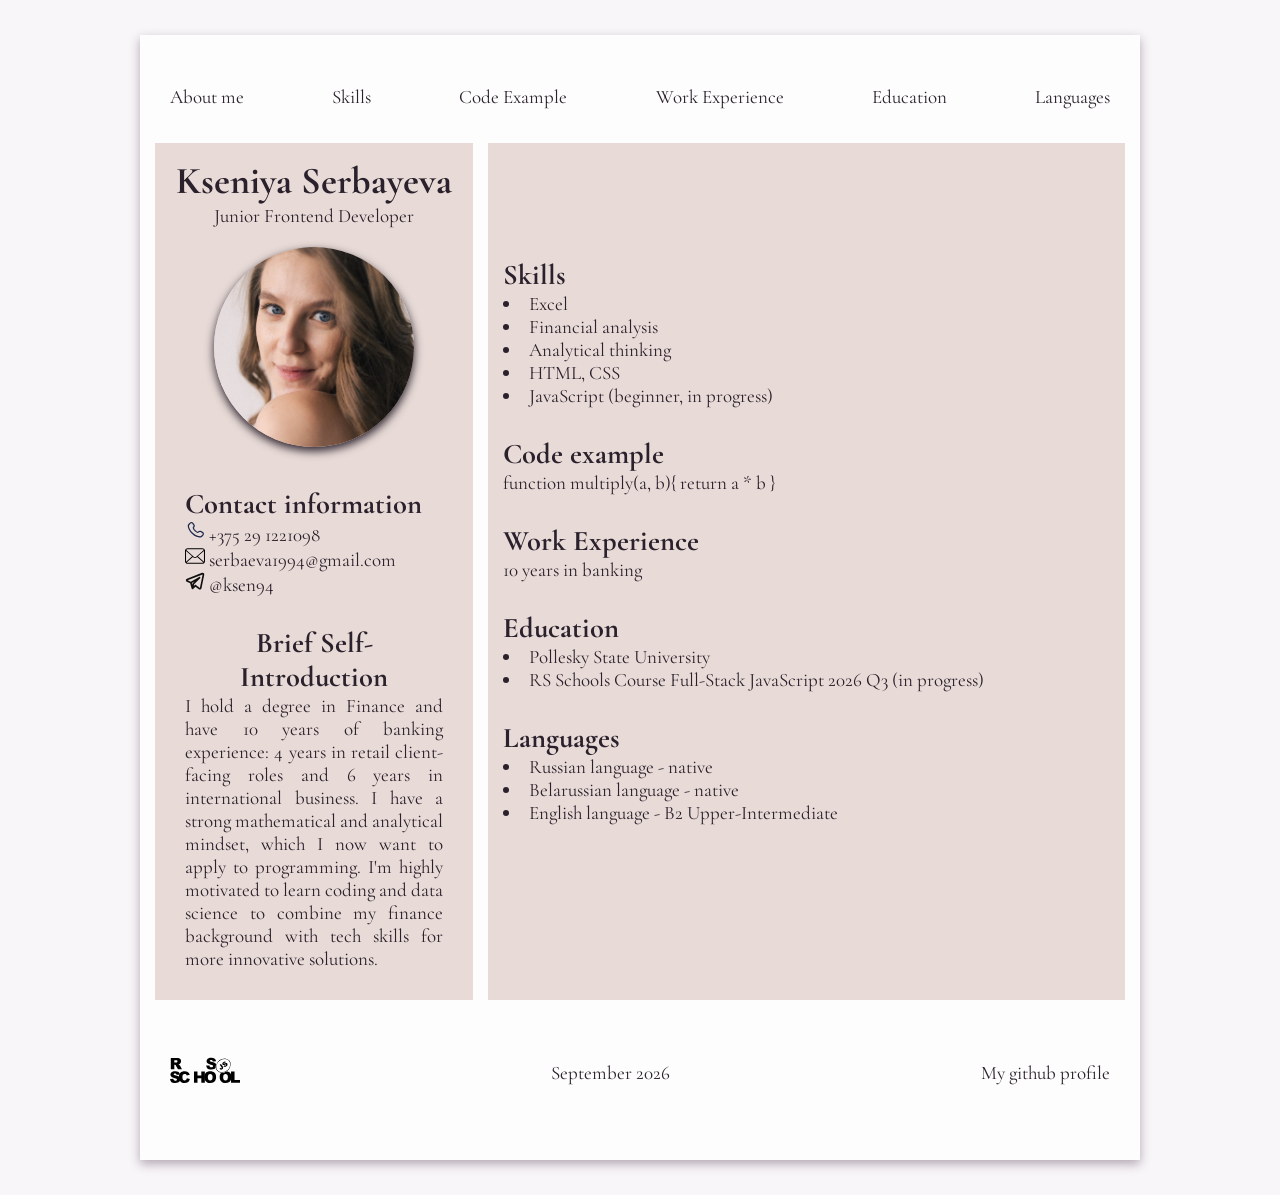
<file: index.html>
<!DOCTYPE html>
<html lang="en">
<head>
    <meta charset="UTF-8">
    <meta name="viewport" content="width=device-width, initial-scale=1.0">
    <title>Serbayeva CV RSS</title>
    <link rel="preconnect" href="https://fonts.googleapis.com">
    <link rel="preconnect" href="https://fonts.gstatic.com" crossorigin>
    <link href="https://fonts.googleapis.com/css2?family=Cormorant+Garamond:ital,wght@0,300..700;1,300..700&display=swap" rel="stylesheet">
    <link rel="stylesheet" href="style.css">
</head>
<body>
    <div class="cv-container">
            <nav class="menu">
        <ul style="list-style-type:none">
            <li><a href="#info">About me</a></li>
            <li><a href="#skills">Skills</a></li>
            <li><a href="#code">Code Example</a></li>
            <li><a href="#work">Work Experience</a></li>
            <li><a href="#education">Education</a></li>
            <li><a href="#languages">Languages</a></li>
            </ul>
        </nav>
        <main class="two-columns">
            <div class="left-column">
                <header>
                    <h1>Kseniya Serbayeva</h1>
                    <p>Junior Frontend Developer</p>
                    <img class="photo" src="images/pic.jpg" alt="my photo" width="310" height="470">
                </header>
                    <section class="contact" id="contact">
                        <h2>Contact information</h2>
                                    <ul style="list-style-type:none">
                                        <li><img src="images/phone.svg" alt="phone" width="20"> +375 29 1221098</li>
                                        <li><img src="images/email.svg" alt="e-mail" width="20"> serbaeva1994@gmail.com</li>
                                        <li><img src="images/telegram.svg" alt="telegram" width="20"> @ksen94</li>
                                    </ul>
                                </section>
                            <section class="info" id="info">
                        <h2> Brief Self-Introduction</h2>
                        <p>
                            I hold a degree in Finance and have 10 years of banking experience: 4 years in retail client-facing roles and 6 years in international business. I have a strong mathematical and analytical mindset, which I now want to apply to programming. I'm highly motivated to learn coding and data science to combine my finance background with tech skills for more innovative solutions.
                        </p>
                        </section>
                        </div>
                        <div class="right-column">
                            <section class="skills" id="skills">
                            <h2>Skills</h2>
                            <ul>
                                <li>Excel</li>
                                <li>Financial analysis</li>
                                <li>Analytical thinking</li>
                                <li>HTML, CSS</li>
                                <li>JavaScript (beginner, in progress)</li>
                                </ul>
                            </section>
                            <section class="code" id="code">
                            <h2>Code example</h2>
                            <code>function multiply(a, b){ return a * b }</code>
                            </section>
                            <section class="work" id="work">
                            <h2>Work Experience</h2>
                            <p>10 years in banking</p>
                            </section>
                            <section class="education" id="education">
                            <h2>Education</h2>
                            <ul>
                                <li>Pollesky State University</li>
                                <li>RS Schools Course Full-Stack JavaScript 2026 Q3 (in progress)</li>
                            </ul>
                            </section>
                            <section class="languages" id="languages">
                            <h2>Languages</h2>
                            <ul>
                            <li> Russian language - native</li>
                            <li> Belarussian language - native </li>
                            <li> English language - B2 Upper-Intermediate </li>
                            </ul>
                        </section>
                        </div>
                        </main>
                        <footer>
                            <a href="https://rs.school/ru/courses/javascript">
                          <img src="images/rs-school-logo.svg" alt="github pic" width="70" height="70">
                          </a>
                          <p>September 2026</p>
                          <a class="my-github" href="https://github.com/KseniyaRic">My github profile</a>
                        </footer>
                    </div>
                    </body>
                    </html>
</file>
<file: style.css>
* {
    margin: 0;
    padding: 0;
    box-sizing: border-box;
}
body {
    padding: 15px;
    background-color: #f8f6f8;
    font-family: "Cormorant Garamond", serif;
    font-size: 19px;
    color: #2b212c;
    line-height: 2,5;

}
.cv-container {
    display: block;
    position: relative;
    width: 1000px;
    height: auto;
    margin: 20px auto;
    padding: 15px;
    background-color: #fdfdfd;
    box-shadow: 0 4px 10px #b3a6b4;
    }
.menu ul{
display: flex;
justify-content: space-between;
margin: 20px auto;
padding: 15px;
align-items: center;
}
.menu a{
    text-decoration: none;
    color: inherit;
}
.two-columns{
    display: grid;
    grid-template-columns: 1fr 2fr;
    gap: 15px;
}
.left-column{
    text-align: center;
    padding: 15px;
    background-color: #dfcdc7af;
}
.photo{
    width: 200px;
    height: 200px;
    margin: 20px auto;
    object-fit: cover;
    border-radius: 50%;
    box-shadow: 0 4px 10px #2b212c;
}
h1{
    text-align: center;
}
.contact{
text-align: left;
padding: 15px;
}
.info h2{
    text-align: center;
}
.info{
text-align: justify;
padding: 15px;
}
.right-column{
padding-top: 100px;
overflow: hidden;
gap: 20px;
background-color: #dfcdc7af;
}
.skills,
.code,
.work,
.education,
.languages {
padding: 15px;
overflow: hidden;
list-style-position: inside;
gap: 20px;
}
code{
font-family: inherit;
}
footer{
display: flex;
justify-content: space-between;
margin: 20px auto;
padding: 15px;
align-items: center;
}
footer a{
text-decoration: none;
color: inherit;
}
</file>
